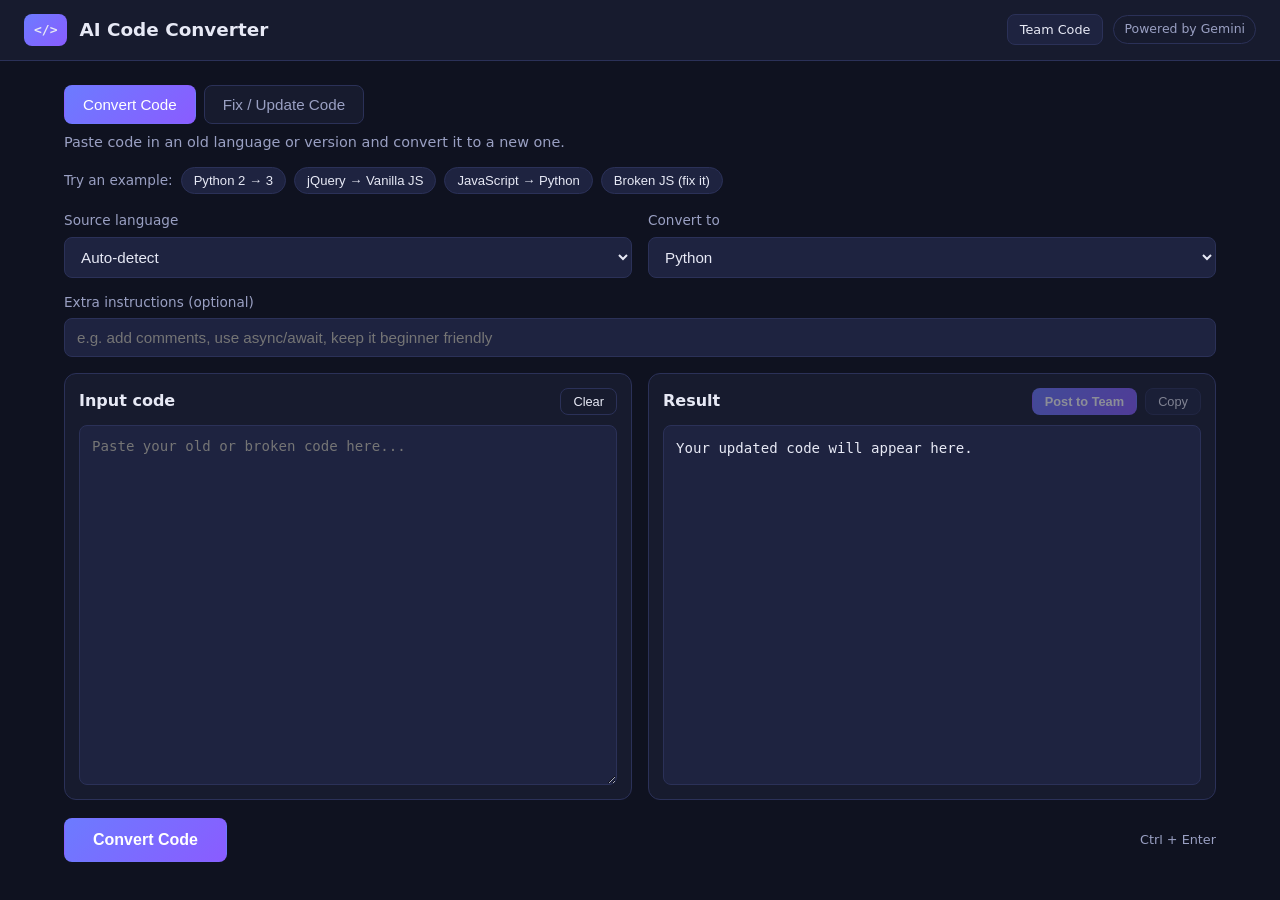
<file: Rejuvinate/html/index.html>
<!DOCTYPE html>
<html lang="en">
<head>
  <meta charset="UTF-8" />
  <meta name="viewport" content="width=device-width, initial-scale=1" />
  <title>AI Code Converter</title>
  <link rel="preconnect" href="https://generativelanguage.googleapis.com" crossorigin />
  <link rel="stylesheet" href="../css/style.css" />
</head>
<body>
  <header class="topbar">
    <div class="brand">
      <span class="logo">&lt;/&gt;</span>
      <h1>AI Code Converter</h1>
    </div>
    <div class="topbar-links">
      <a class="btn small" href="team.html">Team Code</a>
      <span class="badge">Powered by Gemini</span>
    </div>
  </header>

  <main class="container">

    <!-- MODE TABS -->
    <div class="tabs" role="tablist">
      <button class="tab active" data-mode="convert" role="tab" type="button">Convert Code</button>
      <button class="tab" data-mode="fix" role="tab" type="button">Fix / Update Code</button>
    </div>
    <p id="modeHint" class="hint">
      Paste code in an old language or version and convert it to a new one.
    </p>

    <!-- EXAMPLES -->
    <div class="chips">
      <span class="chips-label">Try an example:</span>
      <button class="chip" type="button" data-example="py2">Python 2 → 3</button>
      <button class="chip" type="button" data-example="jquery">jQuery → Vanilla JS</button>
      <button class="chip" type="button" data-example="js2py">JavaScript → Python</button>
      <button class="chip" type="button" data-example="broken">Broken JS (fix it)</button>
    </div>

    <!-- LANGUAGES -->
    <div class="row">
      <div class="field">
        <label for="sourceLang">Source language</label>
        <select id="sourceLang"></select>
      </div>
      <div class="field" id="targetField">
        <label for="targetLang">Convert to</label>
        <select id="targetLang"></select>
      </div>
    </div>

    <div class="field extra">
      <label for="extraInstructions">Extra instructions (optional)</label>
      <input id="extraInstructions" type="text"
             placeholder="e.g. add comments, use async/await, keep it beginner friendly" />
    </div>

    <!-- EDITORS -->
    <div class="panels">
      <section class="panel">
        <div class="panel-head">
          <h2>Input code</h2>
          <button id="clearBtn" class="btn small ghost" type="button">Clear</button>
        </div>
        <textarea id="inputCode" spellcheck="false"
                  placeholder="Paste your old or broken code here..."></textarea>

        <div id="errorField" class="field hidden">
          <label for="errorMsg">Error message or what went wrong (optional)</label>
          <textarea id="errorMsg" class="small-text" spellcheck="false"
                    placeholder="e.g. TypeError: x is not a function (line 12)"></textarea>
        </div>
      </section>

      <section class="panel">
        <div class="panel-head">
          <h2>Result</h2>
          <div class="head-actions">
            <button id="postBtn" class="btn small primary" type="button" disabled>Post to Team</button>
            <button id="copyBtn" class="btn small" type="button" disabled>Copy</button>
          </div>
        </div>
        <pre class="output"><code id="outputCode">Your updated code will appear here.</code></pre>
        <div id="notes" class="notes hidden"></div>
      </section>
    </div>

    <div class="actions">
      <button id="convertBtn" class="btn primary big" type="button">Convert Code</button>
      <span id="status" class="status"></span>
      <span class="shortcut">Ctrl + Enter</span>
    </div>
  </main>

  <!-- POST TO TEAM POPUP -->
  <div id="postModal" class="modal hidden" role="dialog" aria-modal="true" aria-labelledby="postModalTitle">
    <div class="modal-card">
      <h3 id="postModalTitle">Post to Team</h3>
      <p id="postModalMeta" class="hint"></p>
      <label for="postTitle">Title</label>
      <input id="postTitle" type="text" maxlength="80" placeholder="Give this code a title" />
      <p id="postError" class="status error hidden"></p>
      <div class="modal-actions">
        <button id="postCancel" class="btn" type="button">Cancel</button>
        <button id="postConfirm" class="btn primary" type="button">Post</button>
      </div>
    </div>
  </div>

  <script src="../js/store.js"></script>
  <script src="../js/script.js"></script>
</body>
</html>
</file>
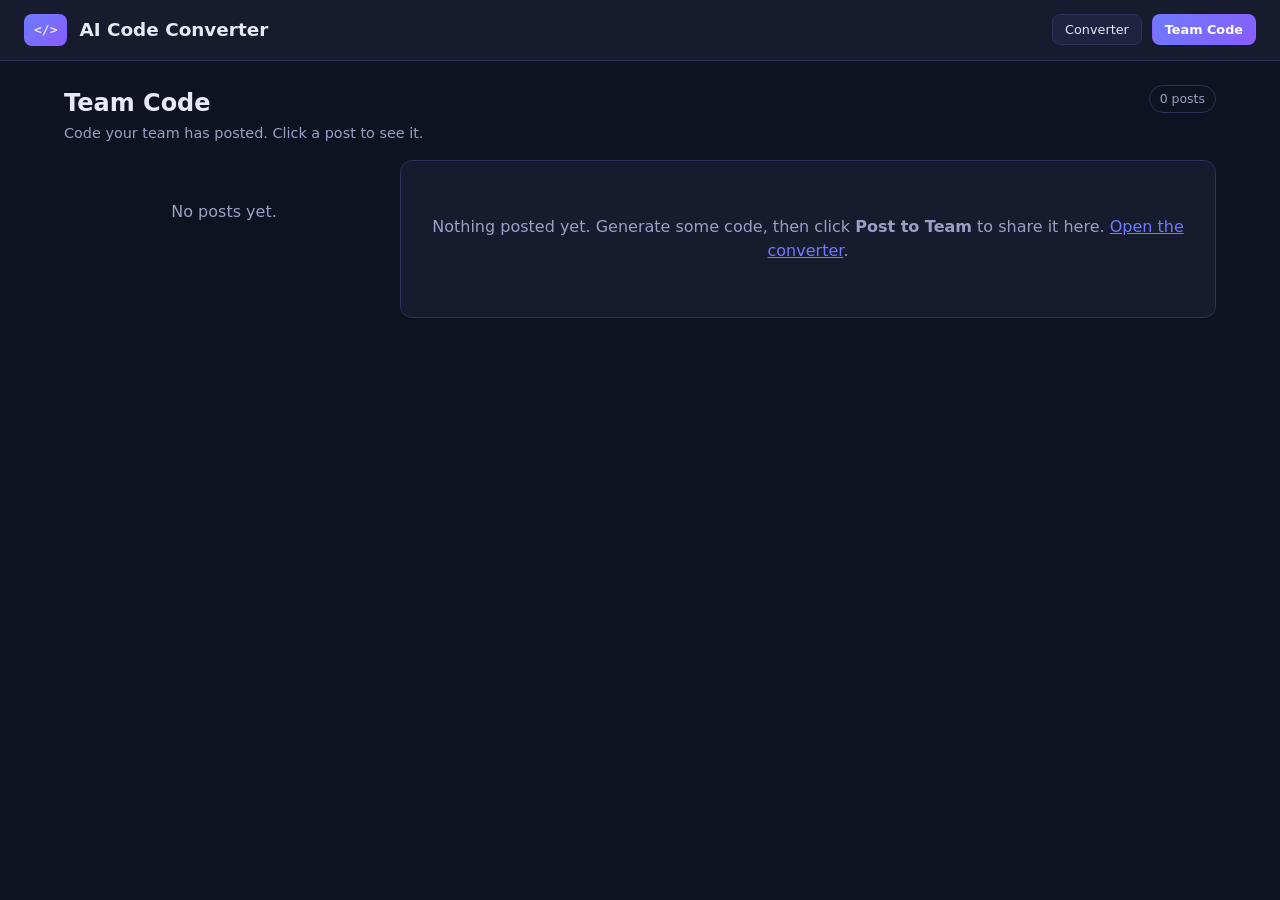
<file: Rejuvinate/html/team.html>
<!DOCTYPE html>
<html lang="en">
<head>
  <meta charset="UTF-8" />
  <meta name="viewport" content="width=device-width, initial-scale=1" />
  <title>Team Code – AI Code Converter</title>
  <link rel="stylesheet" href="../css/style.css" />
  <link rel="stylesheet" href="../css/team.css" />
</head>
<body>
  <header class="topbar">
    <a class="brand" href="home.html">
      <span class="logo">&lt;/&gt;</span>
      <h1>AI Code Converter</h1>
    </a>
    <div class="topbar-links">
      <a class="btn small" href="index.html">Converter</a>
      <a class="btn small primary" href="team.html">Team Code</a>
    </div>
  </header>

  <main class="container">
    <div class="team-head">
      <div>
        <h2>Team Code</h2>
        <p class="hint">Code your team has posted. Click a post to see it.</p>
      </div>
      <span id="postCount" class="badge"></span>
    </div>

    <div class="team-layout">
      <div id="postList" class="post-list"></div>
      <section id="viewer" class="panel"></section>
    </div>
  </main>

  <script src="../js/store.js"></script>
  <script src="../js/team.js"></script>
</body>
</html>
</file>
<file: Rejuvinate/css/style.css>
:root {
  --bg: #0f1220;
  --panel: #171b2e;
  --panel-2: #1e2340;
  --border: #2b3158;
  --text: #e7e9f5;
  --muted: #9aa0c3;
  --accent: #6c7bff;
  --accent-2: #8a5cff;
  --danger: #ff6b6b;
  --ok: #4ade80;
}

* { box-sizing: border-box; }

body {
  margin: 0;
  font-family: system-ui, -apple-system, "Segoe UI", Roboto, sans-serif;
  background: var(--bg);
  color: var(--text);
  line-height: 1.5;
}

.hidden { display: none !important; }

/* Top bar */
.topbar {
  display: flex;
  align-items: center;
  justify-content: space-between;
  padding: 14px 24px;
  border-bottom: 1px solid var(--border);
  background: var(--panel);
}
.brand { display: flex; align-items: center; gap: 12px; }
.brand h1 { font-size: 1.15rem; margin: 0; }
.logo {
  background: linear-gradient(135deg, var(--accent), var(--accent-2));
  padding: 6px 10px;
  border-radius: 8px;
  font-family: monospace;
  font-weight: 700;
}
.badge {
  font-size: 0.78rem;
  color: var(--muted);
  border: 1px solid var(--border);
  padding: 4px 10px;
  border-radius: 999px;
}

.container { max-width: 1200px; margin: 0 auto; padding: 24px; }

/* Tabs */
.tabs { display: flex; gap: 8px; margin-bottom: 8px; }
.tab {
  background: var(--panel);
  color: var(--muted);
  border: 1px solid var(--border);
  padding: 10px 18px;
  border-radius: 8px;
  cursor: pointer;
  font-size: 0.95rem;
}
.tab.active {
  color: #fff;
  background: linear-gradient(135deg, var(--accent), var(--accent-2));
  border-color: transparent;
}

.hint { color: var(--muted); font-size: 0.9rem; margin: 6px 0 14px; }

/* Example chips */
.chips { display: flex; flex-wrap: wrap; gap: 8px; align-items: center; margin-bottom: 16px; }
.chips-label { color: var(--muted); font-size: 0.85rem; }
.chip {
  background: var(--panel-2);
  color: var(--text);
  border: 1px solid var(--border);
  border-radius: 999px;
  padding: 5px 12px;
  font-size: 0.82rem;
  cursor: pointer;
}
.chip:hover { border-color: var(--accent); }

/* Form bits */
.row { display: flex; gap: 16px; flex-wrap: wrap; margin-bottom: 14px; }
.field { display: flex; flex-direction: column; gap: 6px; flex: 1; min-width: 200px; }
.field.extra { margin-bottom: 16px; }
label { font-size: 0.85rem; color: var(--muted); }

select, input[type="text"], textarea {
  background: var(--panel-2);
  color: var(--text);
  border: 1px solid var(--border);
  border-radius: 8px;
  padding: 10px 12px;
  font-size: 0.95rem;
  width: 100%;
}
select:focus, input:focus, textarea:focus {
  outline: 2px solid var(--accent);
  outline-offset: 0;
}

/* Panels */
.panels { display: grid; grid-template-columns: 1fr 1fr; gap: 16px; }
@media (max-width: 860px) { .panels { grid-template-columns: 1fr; } }

.panel {
  background: var(--panel);
  border: 1px solid var(--border);
  border-radius: 12px;
  padding: 14px;
  display: flex;
  flex-direction: column;
  gap: 10px;
  min-width: 0;
}
.panel-head { display: flex; justify-content: space-between; align-items: center; }
.panel-head h2 { margin: 0; font-size: 1rem; }

textarea {
  min-height: 360px;
  resize: vertical;
  font-family: ui-monospace, "Cascadia Code", Consolas, monospace;
  font-size: 0.88rem;
  line-height: 1.5;
}
textarea.small-text { min-height: 80px; }

.output {
  margin: 0;
  background: var(--panel-2);
  border: 1px solid var(--border);
  border-radius: 8px;
  padding: 12px;
  min-height: 360px;
  max-height: 560px;
  overflow: auto;
  white-space: pre;
  font-family: ui-monospace, "Cascadia Code", Consolas, monospace;
  font-size: 0.88rem;
  line-height: 1.5;
}

.notes {
  background: var(--panel-2);
  border-left: 3px solid var(--accent);
  border-radius: 6px;
  padding: 10px 12px;
  font-size: 0.88rem;
  white-space: pre-wrap;
}

/* Actions + status */
.actions { display: flex; align-items: center; gap: 16px; margin-top: 18px; flex-wrap: wrap; }
.shortcut { margin-left: auto; color: var(--muted); font-size: 0.8rem; }
.status { color: var(--muted); font-size: 0.9rem; }
.status.error { color: var(--danger); }
.status.ok { color: var(--ok); }

/* Buttons */
.btn {
  border: 1px solid var(--border);
  background: var(--panel-2);
  color: var(--text);
  padding: 10px 18px;
  border-radius: 8px;
  cursor: pointer;
  font-size: 0.95rem;
}
.btn:hover:not(:disabled) { border-color: var(--accent); }
.btn:disabled { opacity: 0.5; cursor: not-allowed; }
.btn.primary {
  background: linear-gradient(135deg, var(--accent), var(--accent-2));
  border-color: transparent;
  color: #fff;
  font-weight: 600;
}
.btn.ghost { background: transparent; }
.btn.small { padding: 5px 12px; font-size: 0.8rem; }
.btn.big { padding: 12px 28px; font-size: 1rem; }

/* Spinner */
.spinner {
  display: inline-block;
  width: 14px; height: 14px;
  border: 2px solid var(--border);
  border-top-color: var(--accent);
  border-radius: 50%;
  animation: spin 0.8s linear infinite;
  margin-right: 8px;
  vertical-align: -2px;
}
@keyframes spin { to { transform: rotate(360deg); } }

/* Links styled as buttons / brand */
a.btn { display: inline-block; text-align: center; text-decoration: none; }
a.brand { color: var(--text); text-decoration: none; }
.topbar-links { display: flex; align-items: center; gap: 10px; }
.head-actions { display: flex; gap: 8px; }

/* Post to Team popup */
.modal {
  position: fixed; inset: 0; z-index: 50; display: grid; place-items: center; padding: 20px;
  background: rgba(8, 10, 22, 0.7);
}
.modal-card {
  width: 100%; max-width: 440px; display: flex; flex-direction: column; gap: 8px;
  background: var(--panel); border: 1px solid var(--border); border-radius: 14px; padding: 22px;
  box-shadow: 0 24px 70px rgba(0, 0, 0, 0.5);
}
.modal-card h3 { margin: 0; font-size: 1.15rem; }
.modal-card .hint { margin: 0 0 4px; }
.modal-actions { display: flex; justify-content: flex-end; gap: 10px; margin-top: 8px; }
</file>
<file: Rejuvinate/css/team.css>
.team-head { display: flex; justify-content: space-between; align-items: flex-start; gap: 12px; margin-bottom: 16px; }
.team-head h2 { margin: 0 0 2px; font-size: 1.5rem; }
.team-head .hint { margin: 0; }

.team-layout { display: grid; grid-template-columns: 320px 1fr; gap: 16px; align-items: start; }
@media (max-width: 860px) { .team-layout { grid-template-columns: 1fr; } }

.post-list { display: flex; flex-direction: column; gap: 8px; max-height: 680px; overflow: auto; }
.post-item {
  width: 100%; text-align: left; font: inherit; cursor: pointer;
  background: var(--panel); color: var(--text);
  border: 1px solid var(--border); border-radius: 10px; padding: 12px 14px;
  display: flex; flex-direction: column; gap: 6px;
}
.post-item:hover { border-color: var(--accent); }
.post-item.active { background: var(--panel-2); border-color: var(--accent); box-shadow: inset 3px 0 0 var(--accent); }
.post-title { font-weight: 600; font-size: 0.95rem; overflow-wrap: anywhere; }
.post-meta { display: flex; flex-wrap: wrap; align-items: center; gap: 8px; color: var(--muted); font-size: 0.78rem; }
.tag { background: var(--panel-2); border: 1px solid var(--border); border-radius: 999px; padding: 1px 9px; color: var(--text); font-size: 0.74rem; }

.viewer-title { margin: 0; font-size: 1.2rem; overflow-wrap: anywhere; }
.empty { color: var(--muted); text-align: center; padding: 40px 16px; }
.empty a { color: var(--accent); }
</file>
